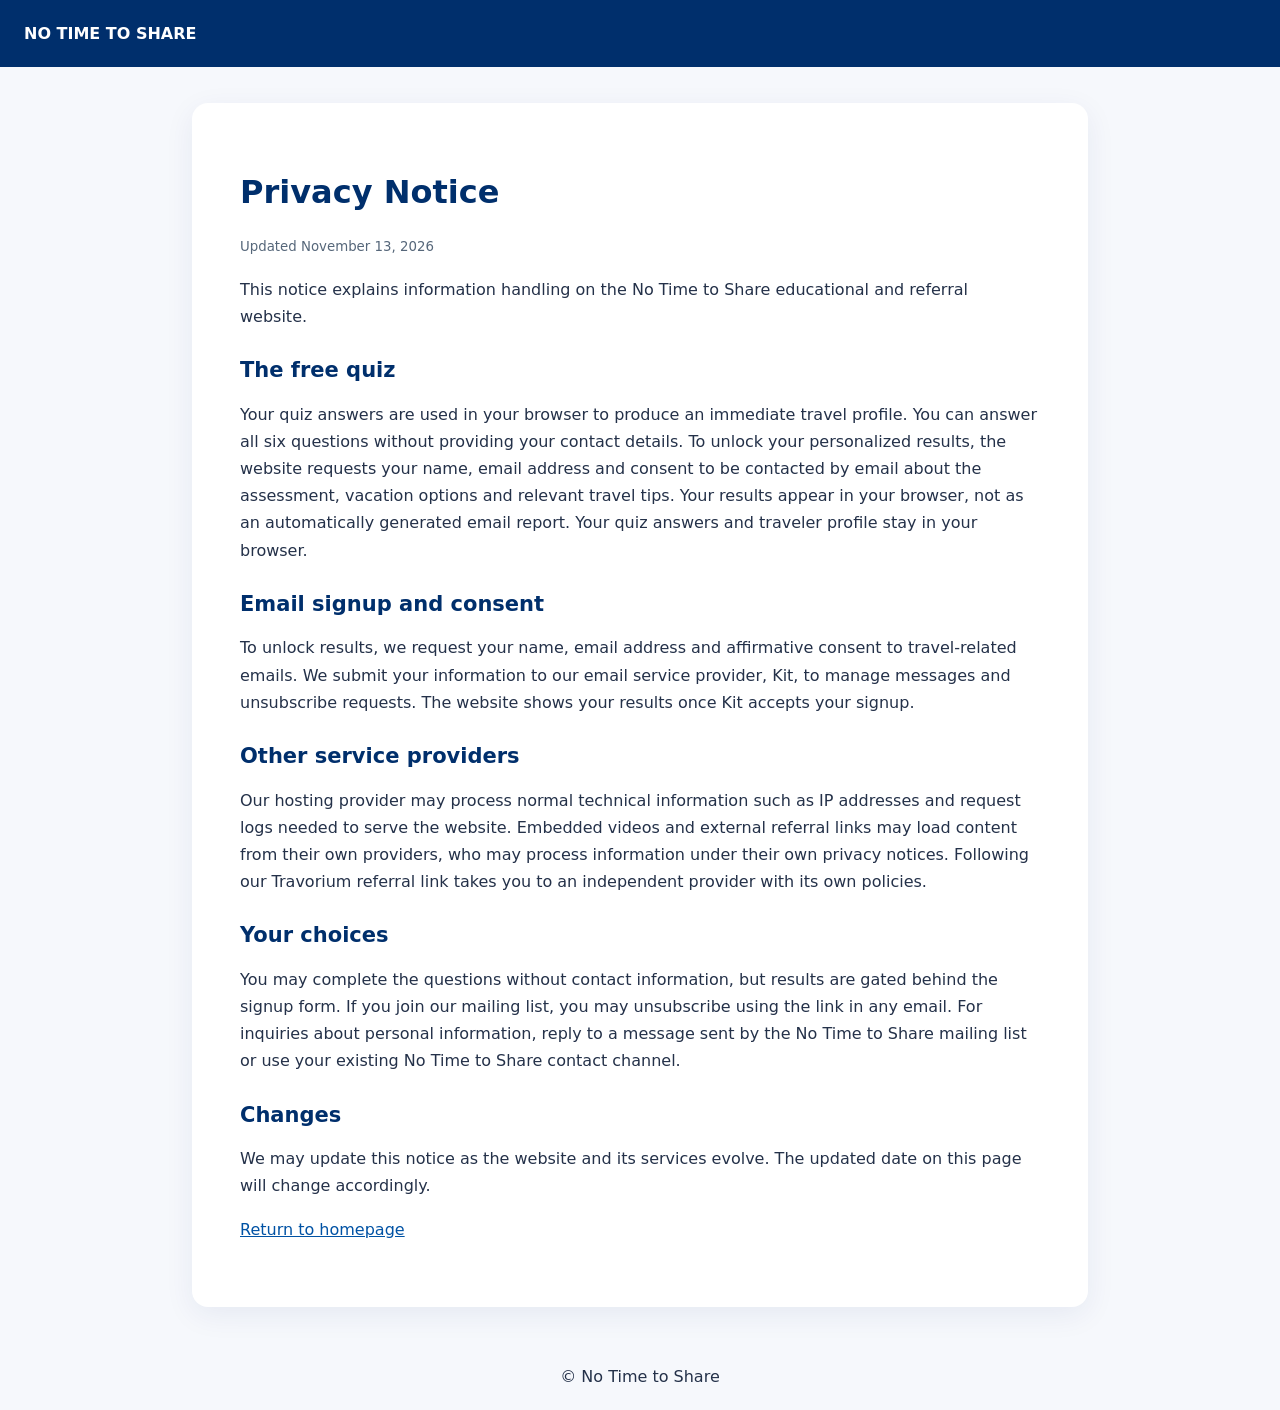
<file: public/privacy.html>
<!doctype html><html lang="en"><head><meta charset="UTF-8"/><meta name="viewport" content="width=device-width, initial-scale=1"/><meta name="theme-color" content="#002F6C"/><title>Privacy Notice | No Time to Share</title><meta name="description" content="How No Time to Share handles email consent, quiz information, and third-party links."/><link rel="icon" href="/favicon.svg" type="image/svg+xml"/><style>body{margin:0;background:#f6f8fc;color:#243149;font:16px/1.7 system-ui,Arial}header{background:#002f6c;color:white;padding:20px 24px}header a{color:white;text-decoration:none;font-weight:800}main{max-width:800px;margin:36px auto;background:white;border-radius:16px;padding:30px 24px;box-shadow:0 8px 30px #002f6c12}h1,h2{color:#002f6c;line-height:1.2}h1{font-size:32px}h2{font-size:21px;margin-top:28px}a{color:#0052a4}small{color:#56677a}footer{padding:20px;text-align:center}@media(min-width:700px){main{padding:48px}}</style></head><body><header><a href="/">NO TIME TO SHARE</a></header><main><h1>Privacy Notice</h1><small>Updated November 13, 2026</small><p>This notice explains information handling on the No Time to Share educational and referral website.</p><h2>The free quiz</h2><p>Your quiz answers are used in your browser to produce an immediate travel profile. You can answer all six questions without providing your contact details. To unlock your personalized results, the website requests your name, email address and consent to be contacted by email about the assessment, vacation options and relevant travel tips. Your results appear in your browser, not as an automatically generated email report. Your quiz answers and traveler profile stay in your browser.</p><h2>Email signup and consent</h2><p>To unlock results, we request your name, email address and affirmative consent to travel-related emails. We submit your information to our email service provider, Kit, to manage messages and unsubscribe requests. The website shows your results once Kit accepts your signup.</p><h2>Other service providers</h2><p>Our hosting provider may process normal technical information such as IP addresses and request logs needed to serve the website. Embedded videos and external referral links may load content from their own providers, who may process information under their own privacy notices. Following our Travorium referral link takes you to an independent provider with its own policies.</p><h2>Your choices</h2><p>You may complete the questions without contact information, but results are gated behind the signup form. If you join our mailing list, you may unsubscribe using the link in any email. For inquiries about personal information, reply to a message sent by the No Time to Share mailing list or use your existing No Time to Share contact channel.</p><h2>Changes</h2><p>We may update this notice as the website and its services evolve. The updated date on this page will change accordingly.</p><p><a href="/">Return to homepage</a></p></main><footer>© No Time to Share</footer></body></html>
</file>
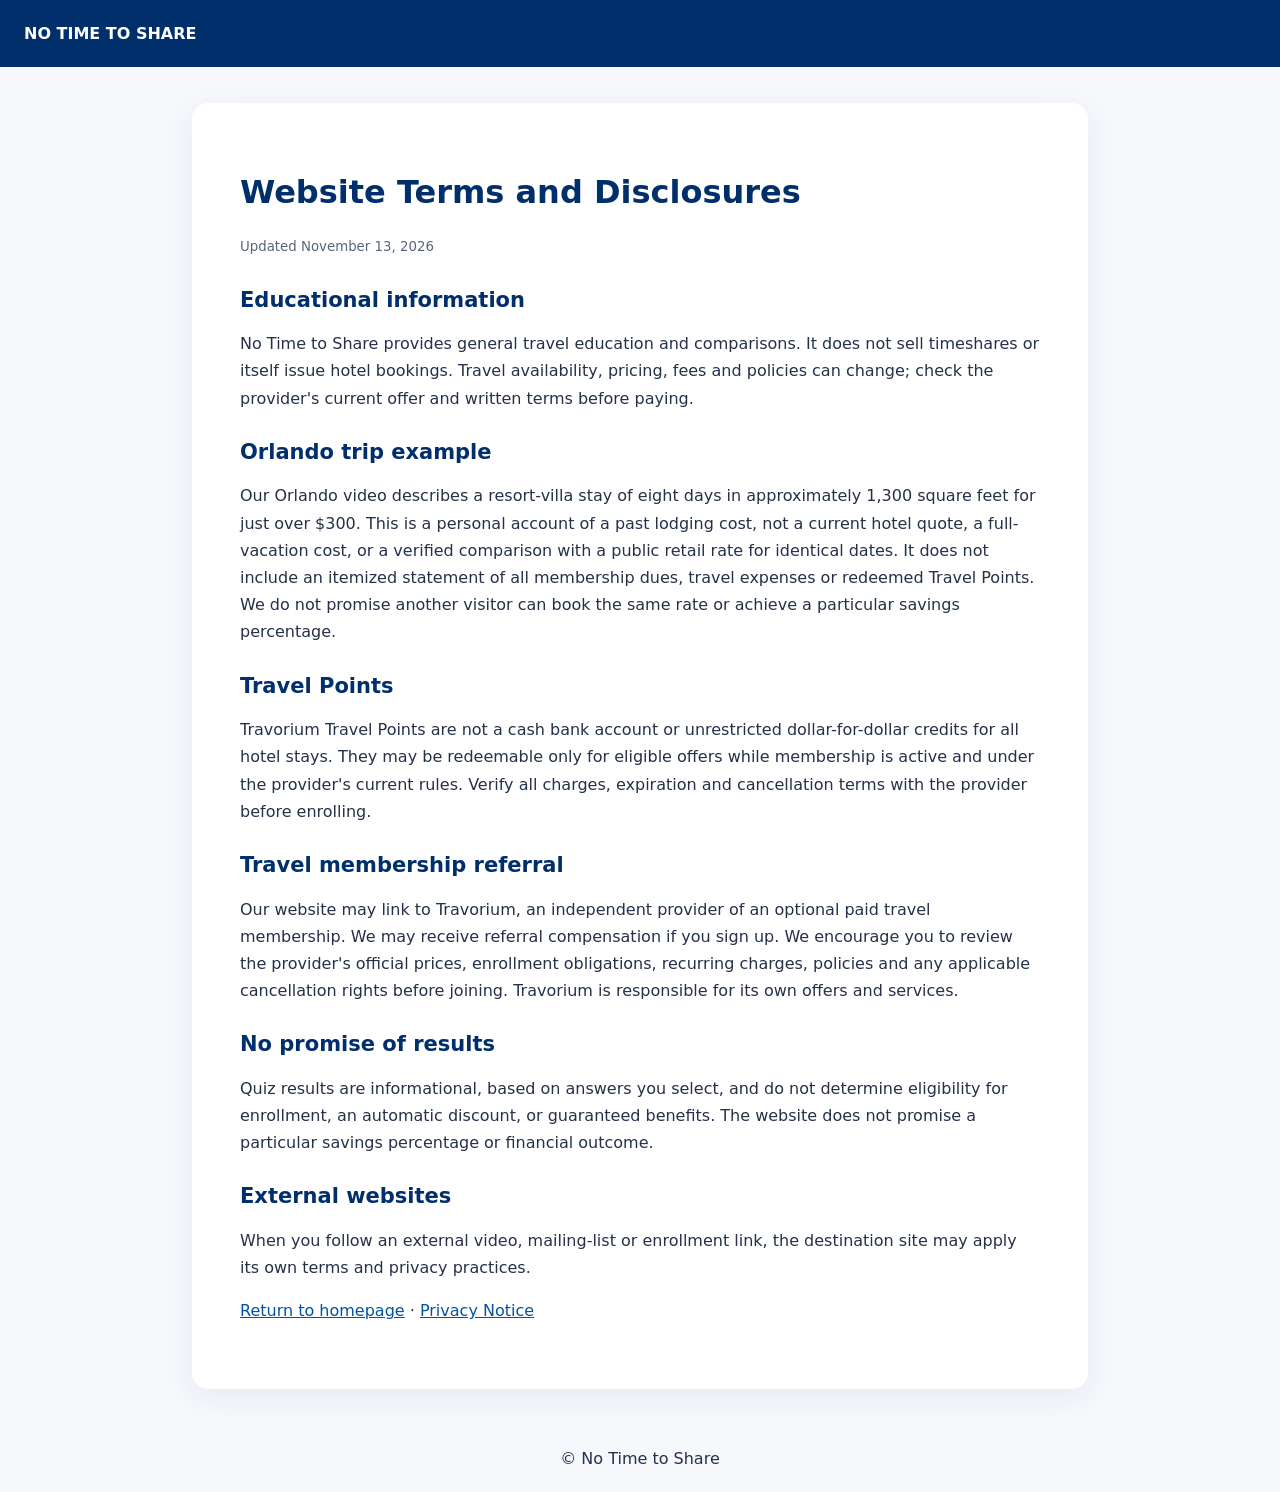
<file: public/terms.html>
<!doctype html><html lang="en"><head><meta charset="UTF-8"/><meta name="viewport" content="width=device-width, initial-scale=1"/><meta name="theme-color" content="#002F6C"/><title>Website Terms | No Time to Share</title><meta name="description" content="Educational content, comparison disclosures, and membership referral terms for No Time to Share."/><link rel="icon" href="/favicon.svg" type="image/svg+xml"/><style>body{margin:0;background:#f6f8fc;color:#243149;font:16px/1.7 system-ui,Arial}header{background:#002f6c;color:white;padding:20px 24px}header a{color:white;text-decoration:none;font-weight:800}main{max-width:800px;margin:36px auto;background:white;border-radius:16px;padding:30px 24px;box-shadow:0 8px 30px #002f6c12}h1,h2{color:#002f6c;line-height:1.2}h1{font-size:32px}h2{font-size:21px;margin-top:28px}a{color:#0052a4}small{color:#56677a}footer{padding:20px;text-align:center}@media(min-width:700px){main{padding:48px}}</style></head><body><header><a href="/">NO TIME TO SHARE</a></header><main><h1>Website Terms and Disclosures</h1><small>Updated November 13, 2026</small><h2>Educational information</h2><p>No Time to Share provides general travel education and comparisons. It does not sell timeshares or itself issue hotel bookings. Travel availability, pricing, fees and policies can change; check the provider's current offer and written terms before paying.</p><h2>Orlando trip example</h2><p>Our Orlando video describes a resort-villa stay of eight days in approximately 1,300 square feet for just over $300. This is a personal account of a past lodging cost, not a current hotel quote, a full-vacation cost, or a verified comparison with a public retail rate for identical dates. It does not include an itemized statement of all membership dues, travel expenses or redeemed Travel Points. We do not promise another visitor can book the same rate or achieve a particular savings percentage.</p><h2>Travel Points</h2><p>Travorium Travel Points are not a cash bank account or unrestricted dollar-for-dollar credits for all hotel stays. They may be redeemable only for eligible offers while membership is active and under the provider's current rules. Verify all charges, expiration and cancellation terms with the provider before enrolling.</p><h2>Travel membership referral</h2><p>Our website may link to Travorium, an independent provider of an optional paid travel membership. We may receive referral compensation if you sign up. We encourage you to review the provider's official prices, enrollment obligations, recurring charges, policies and any applicable cancellation rights before joining. Travorium is responsible for its own offers and services.</p><h2>No promise of results</h2><p>Quiz results are informational, based on answers you select, and do not determine eligibility for enrollment, an automatic discount, or guaranteed benefits. The website does not promise a particular savings percentage or financial outcome.</p><h2>External websites</h2><p>When you follow an external video, mailing-list or enrollment link, the destination site may apply its own terms and privacy practices.</p><p><a href="/">Return to homepage</a> · <a href="/privacy.html">Privacy Notice</a></p></main><footer>© No Time to Share</footer></body></html>
</file>
